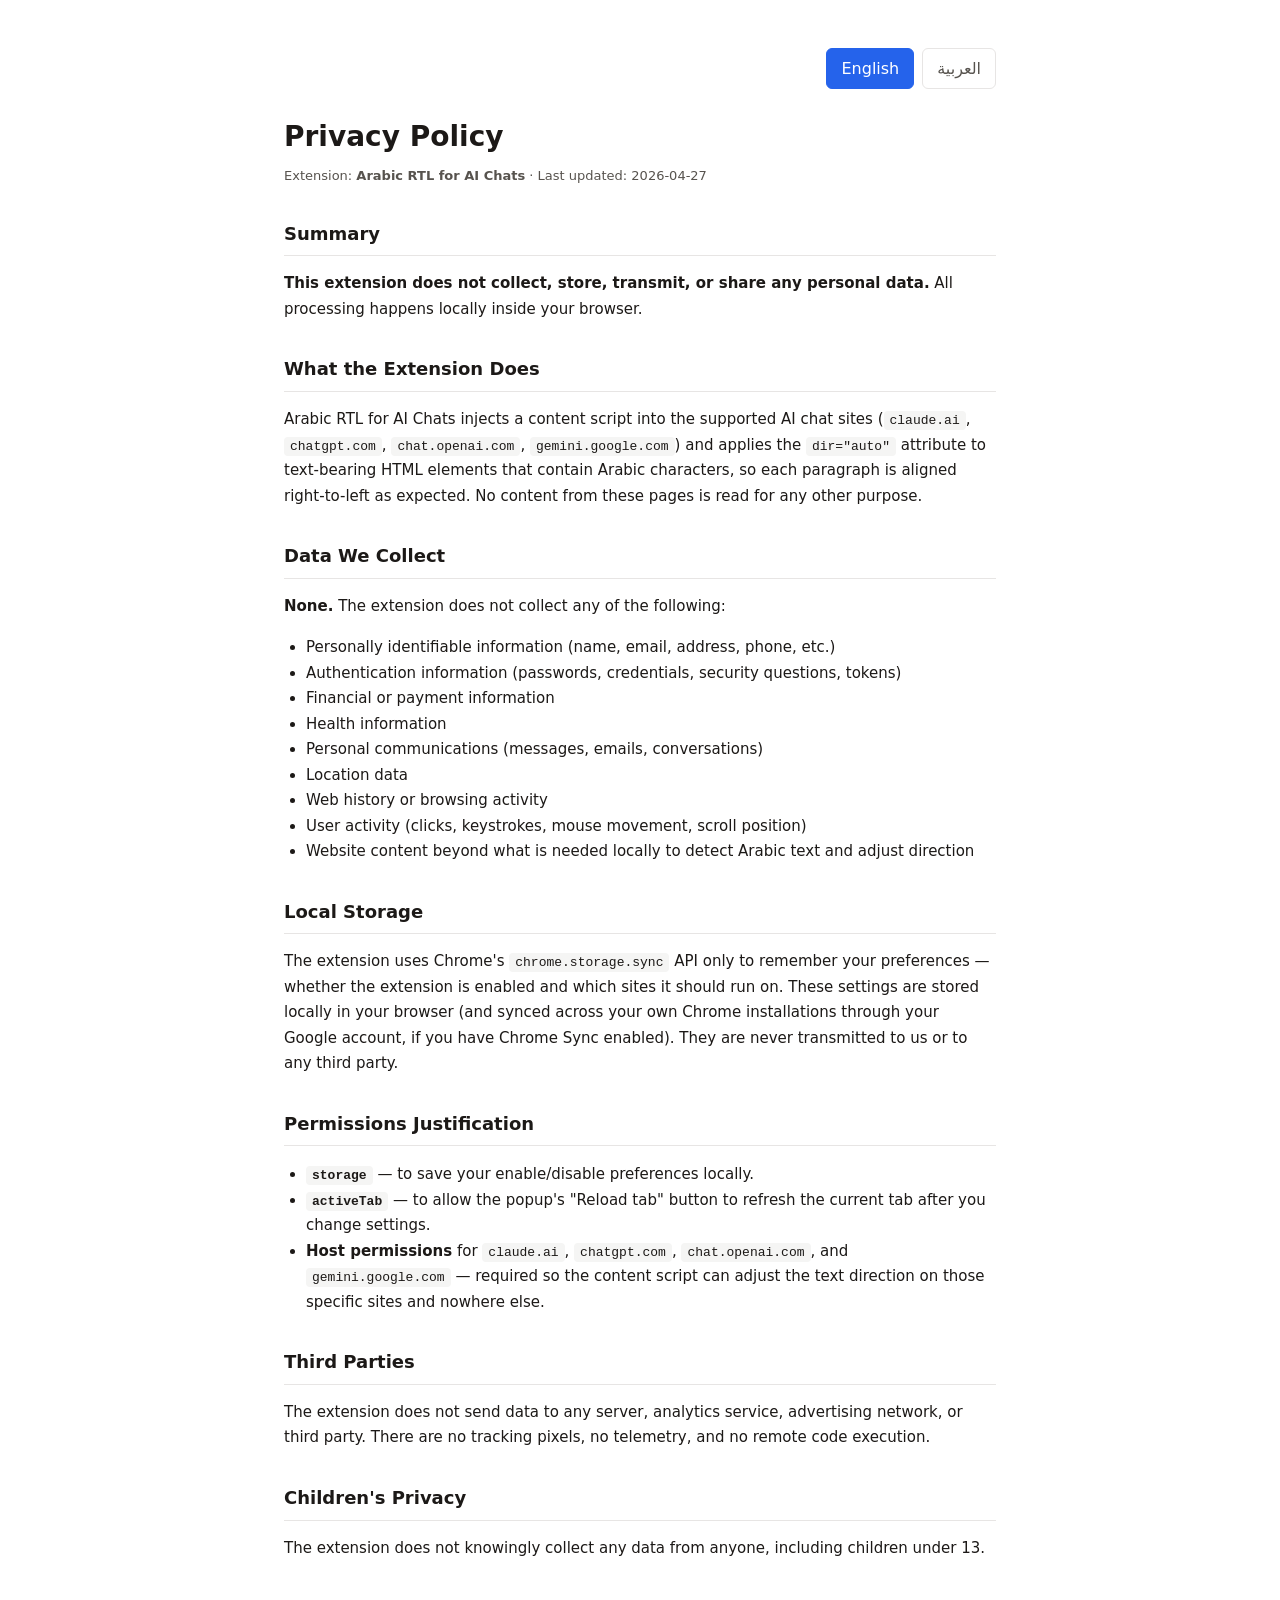
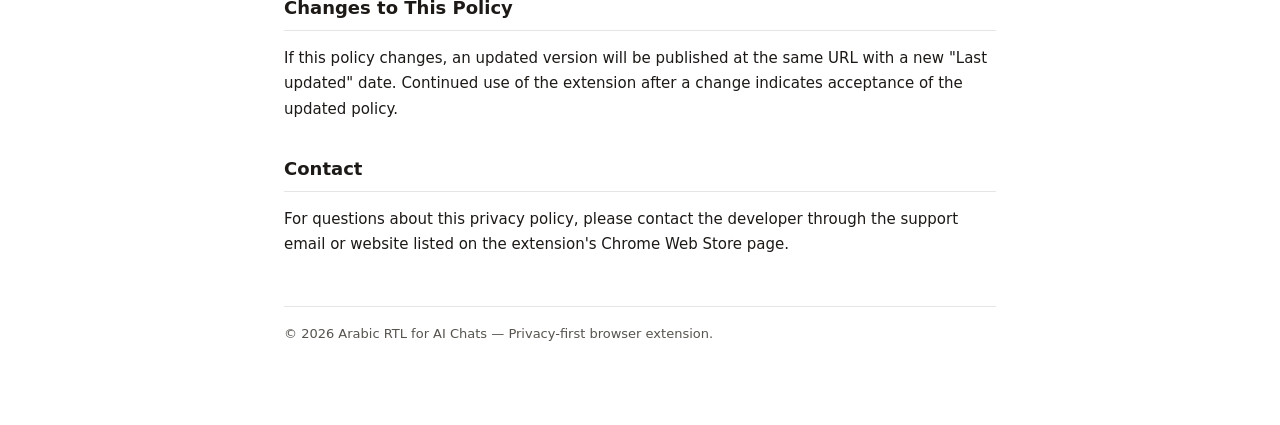
<file: index.html>
<!doctype html>
<html lang="en">
  <head>
    <meta charset="utf-8" />
    <meta name="viewport" content="width=device-width, initial-scale=1" />
    <title>Privacy Policy — Arabic RTL for AI Chats</title>
    <style>
      :root {
        --bg: #ffffff;
        --fg: #1c1917;
        --muted: #57534e;
        --accent: #2563eb;
        --border: #e7e5e4;
        --code-bg: #f5f5f4;
      }
      * { box-sizing: border-box; }
      body {
        margin: 0;
        font-family: "Segoe UI", "Tahoma", "Cairo", system-ui, -apple-system, sans-serif;
        line-height: 1.7;
        color: var(--fg);
        background: var(--bg);
      }
      main {
        max-width: 760px;
        margin: 0 auto;
        padding: 48px 24px 80px;
      }
      .lang-switch {
        display: flex;
        gap: 8px;
        justify-content: flex-end;
        margin-bottom: 24px;
      }
      .lang-switch button {
        padding: 6px 14px;
        background: transparent;
        border: 1px solid var(--border);
        border-radius: 6px;
        font: inherit;
        cursor: pointer;
        color: var(--muted);
      }
      .lang-switch button.active {
        background: var(--accent);
        color: white;
        border-color: var(--accent);
      }
      section[data-lang] { display: none; }
      section[data-lang].active { display: block; }
      section[data-lang="ar"] { direction: rtl; text-align: right; }
      h1 {
        font-size: 28px;
        margin: 0 0 4px;
      }
      h2 {
        font-size: 18px;
        margin: 32px 0 8px;
        padding-bottom: 6px;
        border-bottom: 1px solid var(--border);
      }
      .updated {
        color: var(--muted);
        font-size: 13px;
        margin: 0 0 24px;
      }
      p, li { font-size: 15px; }
      ul { padding-inline-start: 22px; }
      code {
        background: var(--code-bg);
        padding: 2px 6px;
        border-radius: 4px;
        font-size: 13px;
        font-family: ui-monospace, "Cascadia Code", Consolas, monospace;
        direction: ltr;
        unicode-bidi: isolate;
      }
      a { color: var(--accent); }
      footer {
        margin-top: 48px;
        padding-top: 16px;
        border-top: 1px solid var(--border);
        color: var(--muted);
        font-size: 13px;
      }
    </style>
  </head>
  <body>
    <main>
      <div class="lang-switch" role="tablist">
        <button type="button" data-target="en" class="active">English</button>
        <button type="button" data-target="ar">العربية</button>
      </div>

      <section data-lang="en" class="active">
        <h1>Privacy Policy</h1>
        <p class="updated">Extension: <strong>Arabic RTL for AI Chats</strong> · Last updated: 2026-04-27</p>

        <h2>Summary</h2>
        <p>
          <strong>This extension does not collect, store, transmit, or share any personal data.</strong>
          All processing happens locally inside your browser.
        </p>

        <h2>What the Extension Does</h2>
        <p>
          Arabic RTL for AI Chats injects a content script into the supported AI chat sites
          (<code>claude.ai</code>, <code>chatgpt.com</code>, <code>chat.openai.com</code>,
          <code>gemini.google.com</code>) and applies the <code>dir="auto"</code> attribute to
          text-bearing HTML elements that contain Arabic characters, so each paragraph is aligned
          right-to-left as expected. No content from these pages is read for any other purpose.
        </p>

        <h2>Data We Collect</h2>
        <p><strong>None.</strong> The extension does not collect any of the following:</p>
        <ul>
          <li>Personally identifiable information (name, email, address, phone, etc.)</li>
          <li>Authentication information (passwords, credentials, security questions, tokens)</li>
          <li>Financial or payment information</li>
          <li>Health information</li>
          <li>Personal communications (messages, emails, conversations)</li>
          <li>Location data</li>
          <li>Web history or browsing activity</li>
          <li>User activity (clicks, keystrokes, mouse movement, scroll position)</li>
          <li>Website content beyond what is needed locally to detect Arabic text and adjust direction</li>
        </ul>

        <h2>Local Storage</h2>
        <p>
          The extension uses Chrome's <code>chrome.storage.sync</code> API only to remember your
          preferences — whether the extension is enabled and which sites it should run on. These
          settings are stored locally in your browser (and synced across your own Chrome
          installations through your Google account, if you have Chrome Sync enabled). They are
          never transmitted to us or to any third party.
        </p>

        <h2>Permissions Justification</h2>
        <ul>
          <li>
            <strong><code>storage</code></strong> — to save your enable/disable preferences locally.
          </li>
          <li>
            <strong><code>activeTab</code></strong> — to allow the popup's "Reload tab" button
            to refresh the current tab after you change settings.
          </li>
          <li>
            <strong>Host permissions</strong> for <code>claude.ai</code>, <code>chatgpt.com</code>,
            <code>chat.openai.com</code>, and <code>gemini.google.com</code> — required so the
            content script can adjust the text direction on those specific sites and nowhere else.
          </li>
        </ul>

        <h2>Third Parties</h2>
        <p>
          The extension does not send data to any server, analytics service, advertising network,
          or third party. There are no tracking pixels, no telemetry, and no remote code execution.
        </p>

        <h2>Children's Privacy</h2>
        <p>
          The extension does not knowingly collect any data from anyone, including children under 13.
        </p>

        <h2>Changes to This Policy</h2>
        <p>
          If this policy changes, an updated version will be published at the same URL with a new
          "Last updated" date. Continued use of the extension after a change indicates acceptance
          of the updated policy.
        </p>

        <h2>Contact</h2>
        <p>
          For questions about this privacy policy, please contact the developer through the support
          email or website listed on the extension's Chrome Web Store page.
        </p>
      </section>

      <section data-lang="ar">
        <h1>سياسة الخصوصية</h1>
        <p class="updated">الإضافة: <strong>Arabic RTL for AI Chats</strong> · آخر تحديث: 2026-04-27</p>

        <h2>الملخص</h2>
        <p>
          <strong>هذه الإضافة لا تجمع ولا تخزّن ولا ترسل ولا تشارك أي بيانات شخصية.</strong>
          كل المعالجة تتم محلياً داخل متصفحك.
        </p>

        <h2>ماذا تفعل الإضافة</h2>
        <p>
          إضافة "Arabic RTL for AI Chats" تحقن سكربت محتوى داخل صفحات منصّات الذكاء الاصطناعي
          المدعومة (<code>claude.ai</code> و <code>chatgpt.com</code> و
          <code>chat.openai.com</code> و <code>gemini.google.com</code>)، وتضيف خاصية
          <code>dir="auto"</code> على عناصر النص في الصفحة التي تحتوي على حروف عربية، حتى تتحاذى
          كل فقرة من اليمين إلى اليسار بالشكل الصحيح. لا تتم قراءة محتوى هذه الصفحات لأي غرض آخر.
        </p>

        <h2>البيانات التي نجمعها</h2>
        <p><strong>لا شيء.</strong> الإضافة لا تجمع أيّاً مما يلي:</p>
        <ul>
          <li>المعلومات التي تعرّف عن شخصك (الاسم، البريد، العنوان، الهاتف… إلخ)</li>
          <li>بيانات تسجيل الدخول (كلمات المرور، الاعتمادات، أسئلة الأمان، الرموز)</li>
          <li>المعلومات المالية أو معلومات الدفع</li>
          <li>المعلومات الصحية</li>
          <li>المراسلات الشخصية (رسائل، بريد إلكتروني، محادثات)</li>
          <li>بيانات الموقع الجغرافي</li>
          <li>سجل التصفح أو نشاط التنقل على الويب</li>
          <li>نشاط المستخدم (النقرات، ضغطات لوحة المفاتيح، حركة الماوس، التمرير)</li>
          <li>محتوى المواقع، عدا ما يلزم محلياً لاكتشاف النص العربي وضبط اتجاهه</li>
        </ul>

        <h2>التخزين المحلي</h2>
        <p>
          تستخدم الإضافة واجهة <code>chrome.storage.sync</code> الخاصة بكروم فقط لتذكّر تفضيلاتك —
          هل الإضافة مفعّلة وعلى أي مواقع تعمل. هذه الإعدادات تُحفظ محلياً في متصفحك (وتُزامَن عبر
          نسخ كروم الخاصة بحسابك عبر Chrome Sync إن كان مفعّلاً عندك)، ولا تُرسل إلينا ولا إلى أي
          طرف ثالث أبداً.
        </p>

        <h2>تبرير الصلاحيات</h2>
        <ul>
          <li>
            <strong><code>storage</code></strong> — لحفظ تفضيلات التشغيل/الإيقاف محلياً.
          </li>
          <li>
            <strong><code>activeTab</code></strong> — للسماح لزر "تحديث التبويب الحالي" في النافذة
            المنبثقة بإعادة تحميل التبويب بعد تغيير الإعدادات.
          </li>
          <li>
            <strong>صلاحيات المضيفين</strong> لـ <code>claude.ai</code> و <code>chatgpt.com</code>
            و <code>chat.openai.com</code> و <code>gemini.google.com</code> — مطلوبة لكي يتمكن
            سكربت المحتوى من ضبط اتجاه النص على هذه المواقع تحديداً ولا شيء غيرها.
          </li>
        </ul>

        <h2>الأطراف الثالثة</h2>
        <p>
          الإضافة لا ترسل أي بيانات إلى أي خادم أو خدمة تحليلات أو شبكة إعلانات أو أي طرف ثالث.
          لا توجد بكسلات تتبّع، ولا قياسات استخدام (telemetry)، ولا تنفيذ لأي كود من مصدر بعيد.
        </p>

        <h2>خصوصية الأطفال</h2>
        <p>
          الإضافة لا تجمع — وهي لا تعلم أنها تجمع — أي بيانات من أي شخص، بما في ذلك الأطفال دون
          سن 13.
        </p>

        <h2>تغييرات على هذه السياسة</h2>
        <p>
          إذا تغيّرت هذه السياسة، ستُنشَر النسخة المحدّثة على نفس الرابط مع تاريخ "آخر تحديث"
          الجديد. الاستمرار في استخدام الإضافة بعد التغيير يُعدّ موافقة على السياسة المحدّثة.
        </p>

        <h2>التواصل</h2>
        <p>
          للاستفسار حول سياسة الخصوصية هذه، يُرجى التواصل مع المطوّر عبر البريد أو الموقع المذكور
          في صفحة الإضافة على Chrome Web Store.
        </p>
      </section>

      <footer>
        © 2026 Arabic RTL for AI Chats — Privacy-first browser extension.
      </footer>
    </main>

    <script>
      const buttons = document.querySelectorAll(".lang-switch button");
      const sections = document.querySelectorAll("section[data-lang]");
      buttons.forEach((btn) => {
        btn.addEventListener("click", () => {
          const target = btn.dataset.target;
          buttons.forEach((b) => b.classList.toggle("active", b === btn));
          sections.forEach((s) =>
            s.classList.toggle("active", s.dataset.lang === target)
          );
          document.documentElement.lang = target;
          document.documentElement.dir = target === "ar" ? "rtl" : "ltr";
        });
      });
    </script>
  </body>
</html>
</file>
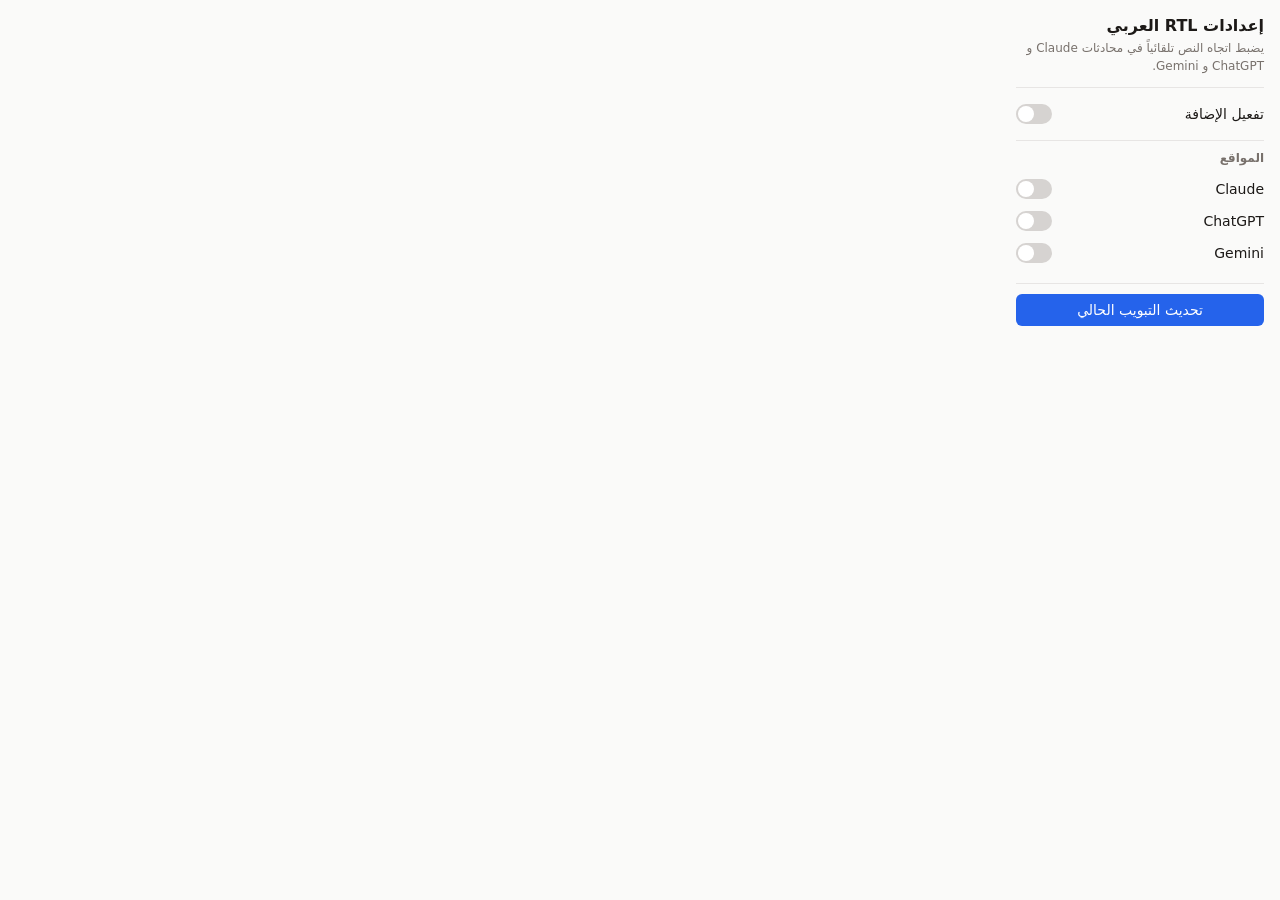
<file: popup/popup.html>
<!doctype html>
<html lang="ar" dir="rtl">
  <head>
    <meta charset="utf-8" />
    <title>Arabic RTL</title>
    <link rel="stylesheet" href="popup.css" />
  </head>
  <body>
    <header>
      <h1>إعدادات RTL العربي</h1>
      <p class="hint">يضبط اتجاه النص تلقائياً في محادثات Claude و ChatGPT و Gemini.</p>
    </header>

    <section class="row">
      <label class="switch">
        <span>تفعيل الإضافة</span>
        <input type="checkbox" id="toggle-enabled" />
        <span class="track"></span>
      </label>
    </section>

    <section class="sites">
      <h2>المواقع</h2>
      <label class="switch">
        <span>Claude</span>
        <input type="checkbox" data-site="claude" />
        <span class="track"></span>
      </label>
      <label class="switch">
        <span>ChatGPT</span>
        <input type="checkbox" data-site="chatgpt" />
        <span class="track"></span>
      </label>
      <label class="switch">
        <span>Gemini</span>
        <input type="checkbox" data-site="gemini" />
        <span class="track"></span>
      </label>
    </section>

    <footer>
      <button id="reload-tab">تحديث التبويب الحالي</button>
    </footer>

    <script src="popup.js"></script>
  </body>
</html>
</file>
<file: popup/popup.css>
:root {
  --bg: #fafaf9;
  --fg: #1c1917;
  --muted: #78716c;
  --accent: #2563eb;
  --border: #e7e5e4;
  --track: #d6d3d1;
  font-family: "Segoe UI", "Tahoma", "Cairo", system-ui, sans-serif;
}

* { box-sizing: border-box; }

body {
  margin: 0;
  padding: 16px;
  width: 280px;
  background: var(--bg);
  color: var(--fg);
  font-size: 14px;
}

header h1 {
  margin: 0 0 4px;
  font-size: 16px;
}

.hint {
  margin: 0 0 12px;
  color: var(--muted);
  font-size: 12px;
  line-height: 1.5;
}

section {
  border-top: 1px solid var(--border);
  padding-top: 10px;
  margin-top: 10px;
}

section h2 {
  font-size: 12px;
  color: var(--muted);
  margin: 0 0 8px;
  font-weight: 600;
}

.switch {
  display: flex;
  align-items: center;
  justify-content: space-between;
  padding: 6px 0;
  cursor: pointer;
}

.switch input {
  position: absolute;
  opacity: 0;
  pointer-events: none;
}

.switch .track {
  position: relative;
  width: 36px;
  height: 20px;
  background: var(--track);
  border-radius: 999px;
  transition: background 0.15s;
  flex-shrink: 0;
}

.switch .track::after {
  content: "";
  position: absolute;
  top: 2px;
  inset-inline-end: 2px;
  width: 16px;
  height: 16px;
  background: #fff;
  border-radius: 50%;
  transition: transform 0.15s;
}

.switch input:checked + .track {
  background: var(--accent);
}

.switch input:checked + .track::after {
  transform: translateX(16px);
}

html[dir="rtl"] .switch input:checked + .track::after {
  transform: translateX(-16px);
}

footer {
  margin-top: 14px;
  border-top: 1px solid var(--border);
  padding-top: 10px;
}

button {
  width: 100%;
  padding: 8px 10px;
  background: var(--accent);
  color: white;
  border: 0;
  border-radius: 6px;
  font: inherit;
  cursor: pointer;
}

button:hover { filter: brightness(1.05); }
</file>
